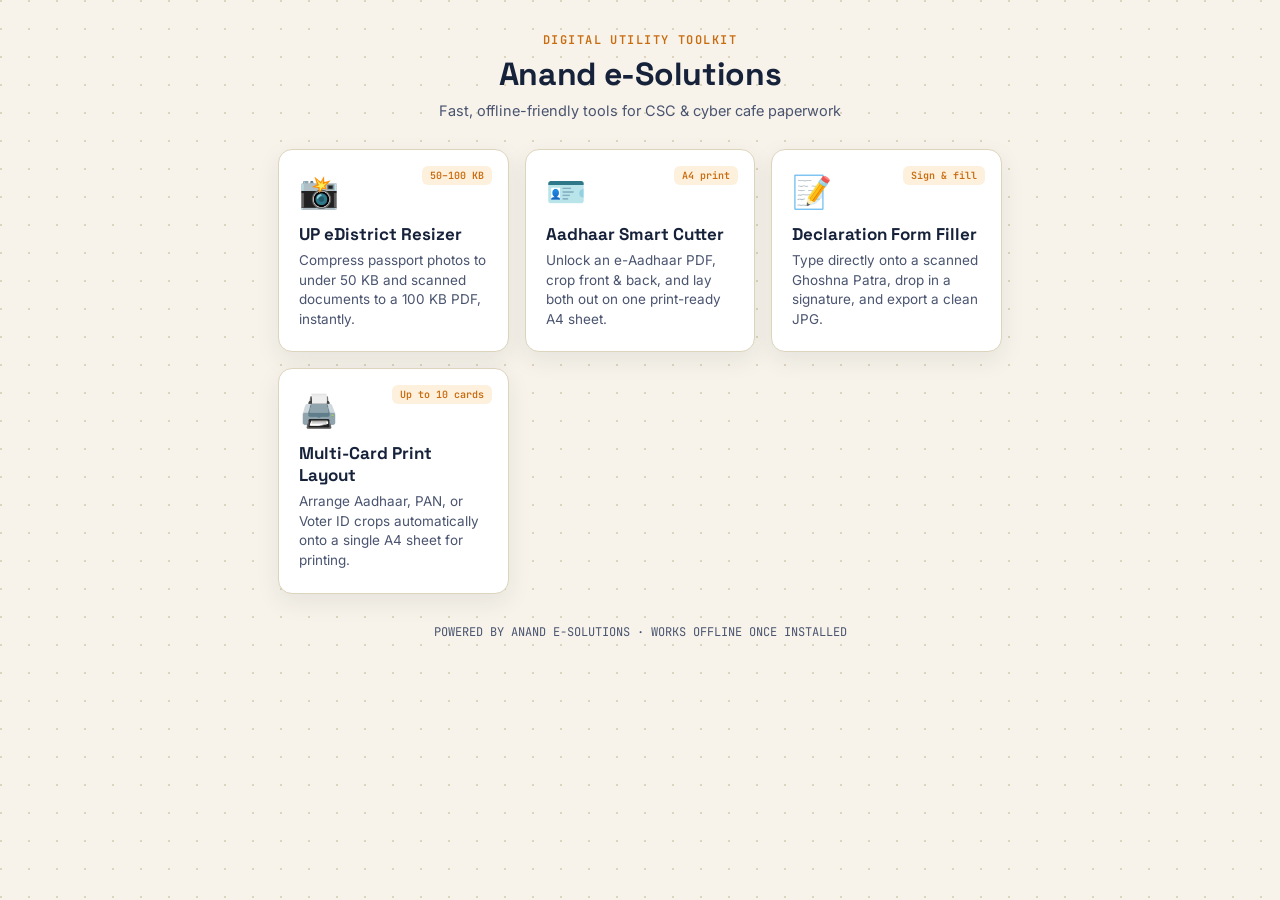
<file: index.html>
<!DOCTYPE html>
<html lang="en">
<head>
<meta charset="UTF-8">
<meta name="viewport" content="width=device-width, initial-scale=1.0">
<title>Anand e-Solutions — Utility Portal</title>
<link rel="manifest" href="manifest.json">
<meta name="theme-color" content="#16213a">
<link rel="stylesheet" href="style.css">
</head>
<body>
<div class="wrap">
  <div class="masthead">
    <span class="eyebrow">Digital Utility Toolkit</span>
    <h1>Anand e-Solutions</h1>
    <p>Fast, offline-friendly tools for CSC &amp; cyber cafe paperwork</p>
  </div>

  <div class="dashboard-grid">
    <a href="edistrict-resizer.html" class="tool-card">
      <span class="tag">50–100 KB</span>
      <div class="icon-container">📸</div>
      <h3>UP eDistrict Resizer</h3>
      <p>Compress passport photos to under 50 KB and scanned documents to a 100 KB PDF, instantly.</p>
    </a>
    <a href="aadhaar-cutter.html" class="tool-card">
      <span class="tag">A4 print</span>
      <div class="icon-container">🪪</div>
      <h3>Aadhaar Smart Cutter</h3>
      <p>Unlock an e-Aadhaar PDF, crop front &amp; back, and lay both out on one print-ready A4 sheet.</p>
    </a>
    <a href="form-filler.html" class="tool-card">
      <span class="tag">Sign &amp; fill</span>
      <div class="icon-container">📝</div>
      <h3>Declaration Form Filler</h3>
      <p>Type directly onto a scanned Ghoshna Patra, drop in a signature, and export a clean JPG.</p>
    </a>
    <a href="print-optimizer.html" class="tool-card">
      <span class="tag">Up to 10 cards</span>
      <div class="icon-container">🖨️</div>
      <h3>Multi-Card Print Layout</h3>
      <p>Arrange Aadhaar, PAN, or Voter ID crops automatically onto a single A4 sheet for printing.</p>
    </a>
  </div>

  <p class="footer-note">POWERED BY ANAND E-SOLUTIONS · WORKS OFFLINE ONCE INSTALLED</p>
</div>

<script>
  if ('serviceWorker' in navigator) {
    window.addEventListener('load', () => {
      navigator.serviceWorker.register('sw.js').catch(console.error);
    });
  }
</script>
</body>
</html>
</file>
<file: style.css>
/* ===================================================================
   Anand e-Solutions — shared design system
   Theme: "digitally stamped paperwork" — warm paper background,
   ink-navy text, a saffron accent, and a rubber-stamp signature
   motif that marks every successful action across the toolkit.
=================================================================== */

@import url('https://fonts.googleapis.com/css2?family=Space+Grotesk:wght@500;600;700&family=Inter:wght@400;500;600&family=JetBrains+Mono:wght@400;600&display=swap');

:root {
  --ink: #16213a;
  --ink-soft: #4a5470;
  --paper: #f7f3ea;
  --paper-2: #efe9da;
  --paper-3: #ffffff;
  --line: #ddd4bc;
  --saffron: #e8871e;
  --saffron-dark: #c96c0f;
  --stamp: #b23a2e;
  --success: #1b7f5c;
  --success-bg: #e6f3ec;
  --shadow: 0 8px 24px rgba(22, 33, 58, 0.08);
  --radius: 14px;
}

* { box-sizing: border-box; }

body {
  margin: 0;
  font-family: 'Inter', sans-serif;
  background: var(--paper);
  background-image:
    radial-gradient(circle at 1px 1px, var(--line) 1px, transparent 0);
  background-size: 28px 28px;
  color: var(--ink);
  min-height: 100vh;
}

.wrap {
  max-width: 760px;
  margin: 0 auto;
  padding: 28px 18px 60px;
}

/* ---------- top bar ---------- */
.back-link {
  display: inline-flex;
  align-items: center;
  gap: 6px;
  text-decoration: none;
  font-family: 'JetBrains Mono', monospace;
  font-size: 13px;
  font-weight: 600;
  color: var(--ink-soft);
  background: var(--paper-3);
  border: 1px solid var(--line);
  padding: 7px 14px;
  border-radius: 999px;
  margin-bottom: 22px;
  transition: all .15s ease;
}
.back-link:hover { border-color: var(--saffron); color: var(--saffron-dark); transform: translateX(-2px); }

/* ---------- header / masthead ---------- */
.masthead {
  text-align: center;
  margin-bottom: 30px;
  position: relative;
}
.masthead .eyebrow {
  font-family: 'JetBrains Mono', monospace;
  font-size: 12px;
  letter-spacing: 0.12em;
  text-transform: uppercase;
  color: var(--saffron-dark);
  font-weight: 600;
}
.masthead h1 {
  font-family: 'Space Grotesk', sans-serif;
  font-size: clamp(24px, 5vw, 32px);
  margin: 6px 0 8px;
  color: var(--ink);
  letter-spacing: -0.01em;
}
.masthead p { color: var(--ink-soft); margin: 0; font-size: 14.5px; }

/* ---------- card / panel ---------- */
.card {
  background: var(--paper-3);
  border: 1px solid var(--line);
  border-radius: var(--radius);
  box-shadow: var(--shadow);
  padding: 26px;
}

/* ---------- tabs ---------- */
.tabs { display: flex; gap: 8px; margin-bottom: 22px; }
.tab-btn {
  flex: 1;
  padding: 12px 10px;
  background: var(--paper-2);
  border: 1px solid var(--line);
  color: var(--ink-soft);
  font-family: 'Space Grotesk', sans-serif;
  font-weight: 600;
  font-size: 14.5px;
  cursor: pointer;
  border-radius: 10px;
  transition: all .15s ease;
}
.tab-btn.active { background: var(--ink); color: var(--paper); border-color: var(--ink); }
.tool-panel { display: none; }
.tool-panel.active { display: block; animation: fade .25s ease; }
@keyframes fade { from { opacity: 0; transform: translateY(4px); } to { opacity: 1; transform: translateY(0); } }

/* ---------- upload dropzone ---------- */
.upload-box {
  border: 2px dashed var(--saffron);
  padding: 34px 20px;
  text-align: center;
  border-radius: 12px;
  background: repeating-linear-gradient(135deg, #fdf7ee, #fdf7ee 10px, #fbf1e2 10px, #fbf1e2 20px);
  cursor: pointer;
  position: relative;
  transition: all .15s ease;
}
.upload-box:hover { border-color: var(--saffron-dark); background: #fbeedb; }
.upload-box .badge {
  position: absolute;
  top: -13px;
  left: 50%;
  transform: translateX(-50%);
  background: var(--saffron);
  color: white;
  padding: 4px 14px;
  border-radius: 20px;
  font-size: 11.5px;
  font-family: 'JetBrains Mono', monospace;
  font-weight: 600;
  letter-spacing: .02em;
  box-shadow: 0 2px 6px rgba(232, 135, 30, .35);
}
.upload-box .badge.doc-badge { background: var(--stamp); box-shadow: 0 2px 6px rgba(178, 58, 46, .35); }
.upload-box .icon { font-size: 30px; display: block; margin-bottom: 8px; }
.upload-box .label { font-family: 'Space Grotesk', sans-serif; font-weight: 600; color: var(--ink); }
.upload-box .sub { font-size: 12.5px; color: var(--ink-soft); margin-top: 4px; }

/* ---------- image preview area ---------- */
#image-wrapper, .image-container {
  max-height: 350px;
  margin-top: 18px;
  display: none;
  background: var(--paper-2);
  border-radius: 10px;
  overflow: hidden;
  text-align: center;
}
img { max-width: 100%; max-height: 350px; }

/* ---------- buttons ---------- */
.btn-action {
  width: 100%;
  padding: 14px;
  margin-top: 14px;
  border: none;
  border-radius: 10px;
  color: white;
  font-family: 'Space Grotesk', sans-serif;
  font-size: 15.5px;
  font-weight: 600;
  cursor: pointer;
  display: none;
  transition: transform .1s ease, filter .15s ease;
}
.btn-action:hover { filter: brightness(1.06); }
.btn-action:active { transform: scale(.98); }
.btn-action:disabled { background: #cfc9ba !important; cursor: not-allowed; }
.btn-crop, .btn-front { background: var(--saffron); }
.btn-compress-doc, .btn-back { background: var(--ink); }
.btn-download {
  background: var(--success);
  text-decoration: none;
  text-align: center;
  display: block;
  margin-top: 14px;
}
.btn-group { display: flex; gap: 10px; }
.btn-group .btn-action { flex: 1; }

/* ---------- result / stamp reveal ---------- */
.result-box {
  margin-top: 20px;
  display: none;
  background: var(--success-bg);
  padding: 22px;
  border-radius: 12px;
  border: 1px solid #bfe3d2;
  text-align: center;
  position: relative;
  overflow: hidden;
}
.status-pass {
  color: var(--success);
  font-weight: 700;
  font-size: 17px;
  display: block;
  margin-bottom: 6px;
  font-family: 'Space Grotesk', sans-serif;
}
.stamp {
  position: absolute;
  top: 10px;
  right: 14px;
  width: 64px;
  height: 64px;
  border: 3px solid var(--stamp);
  border-radius: 50%;
  color: var(--stamp);
  font-family: 'JetBrains Mono', monospace;
  font-weight: 700;
  font-size: 10px;
  display: flex;
  align-items: center;
  justify-content: center;
  text-align: center;
  line-height: 1.15;
  transform: rotate(-16deg) scale(0);
  opacity: .85;
  animation: stampIn .4s cubic-bezier(.2,1.6,.4,1) forwards;
  animation-delay: .1s;
  pointer-events: none;
}
@keyframes stampIn { to { transform: rotate(-16deg) scale(1); } }

/* ---------- misc ---------- */
.input-group { margin-bottom: 14px; }
.input-group label { display: block; font-weight: 600; margin-bottom: 5px; font-size: 13.5px; color: var(--ink-soft); }
.input-group input {
  width: 100%;
  padding: 11px 12px;
  border: 1px solid var(--line);
  border-radius: 8px;
  box-sizing: border-box;
  font-family: 'Inter', sans-serif;
  font-size: 14.5px;
  background: var(--paper-2);
}
.input-group input:focus { outline: 2px solid var(--saffron); outline-offset: 1px; background: white; }

.hint-banner {
  text-align: center;
  font-weight: 600;
  font-size: 13.5px;
  color: #8a6d1c;
  background: #fdf3d8;
  border: 1px solid #f0dd9e;
  padding: 10px;
  border-radius: 9px;
}

#loader { display: none; text-align: center; font-weight: 600; color: var(--saffron-dark); font-family: 'JetBrains Mono', monospace; font-size: 13px; margin-top: 10px; }
#loader.show { display: block; }

.footer-note { text-align: center; color: var(--ink-soft); font-size: 12px; margin-top: 30px; font-family: 'JetBrains Mono', monospace; }

/* ---------- dashboard grid (index) ---------- */
.dashboard-grid { display: grid; grid-template-columns: repeat(auto-fill, minmax(220px, 1fr)); gap: 16px; }
.tool-card {
  background: var(--paper-3);
  border: 1px solid var(--line);
  border-radius: var(--radius);
  padding: 22px 20px;
  text-decoration: none;
  color: inherit;
  display: flex;
  flex-direction: column;
  box-shadow: var(--shadow);
  transition: transform .18s ease, box-shadow .18s ease;
  position: relative;
}
.tool-card:hover { transform: translateY(-4px); box-shadow: 0 14px 30px rgba(22,33,58,.12); }
.tool-card .icon-container { font-size: 32px; margin-bottom: 12px; }
.tool-card h3 { font-family: 'Space Grotesk', sans-serif; margin: 0 0 6px; font-size: 17px; }
.tool-card p { margin: 0; color: var(--ink-soft); font-size: 13.5px; line-height: 1.45; }
.tool-card .tag {
  position: absolute; top: 16px; right: 16px;
  font-family: 'JetBrains Mono', monospace; font-size: 10px; font-weight: 600;
  color: var(--saffron-dark); background: #fdf0dd; padding: 3px 8px; border-radius: 6px;
}

@media (max-width: 480px) {
  .wrap { padding: 18px 12px 40px; }
  .card { padding: 18px; }
  .btn-group { flex-direction: column; }
}
</file>
